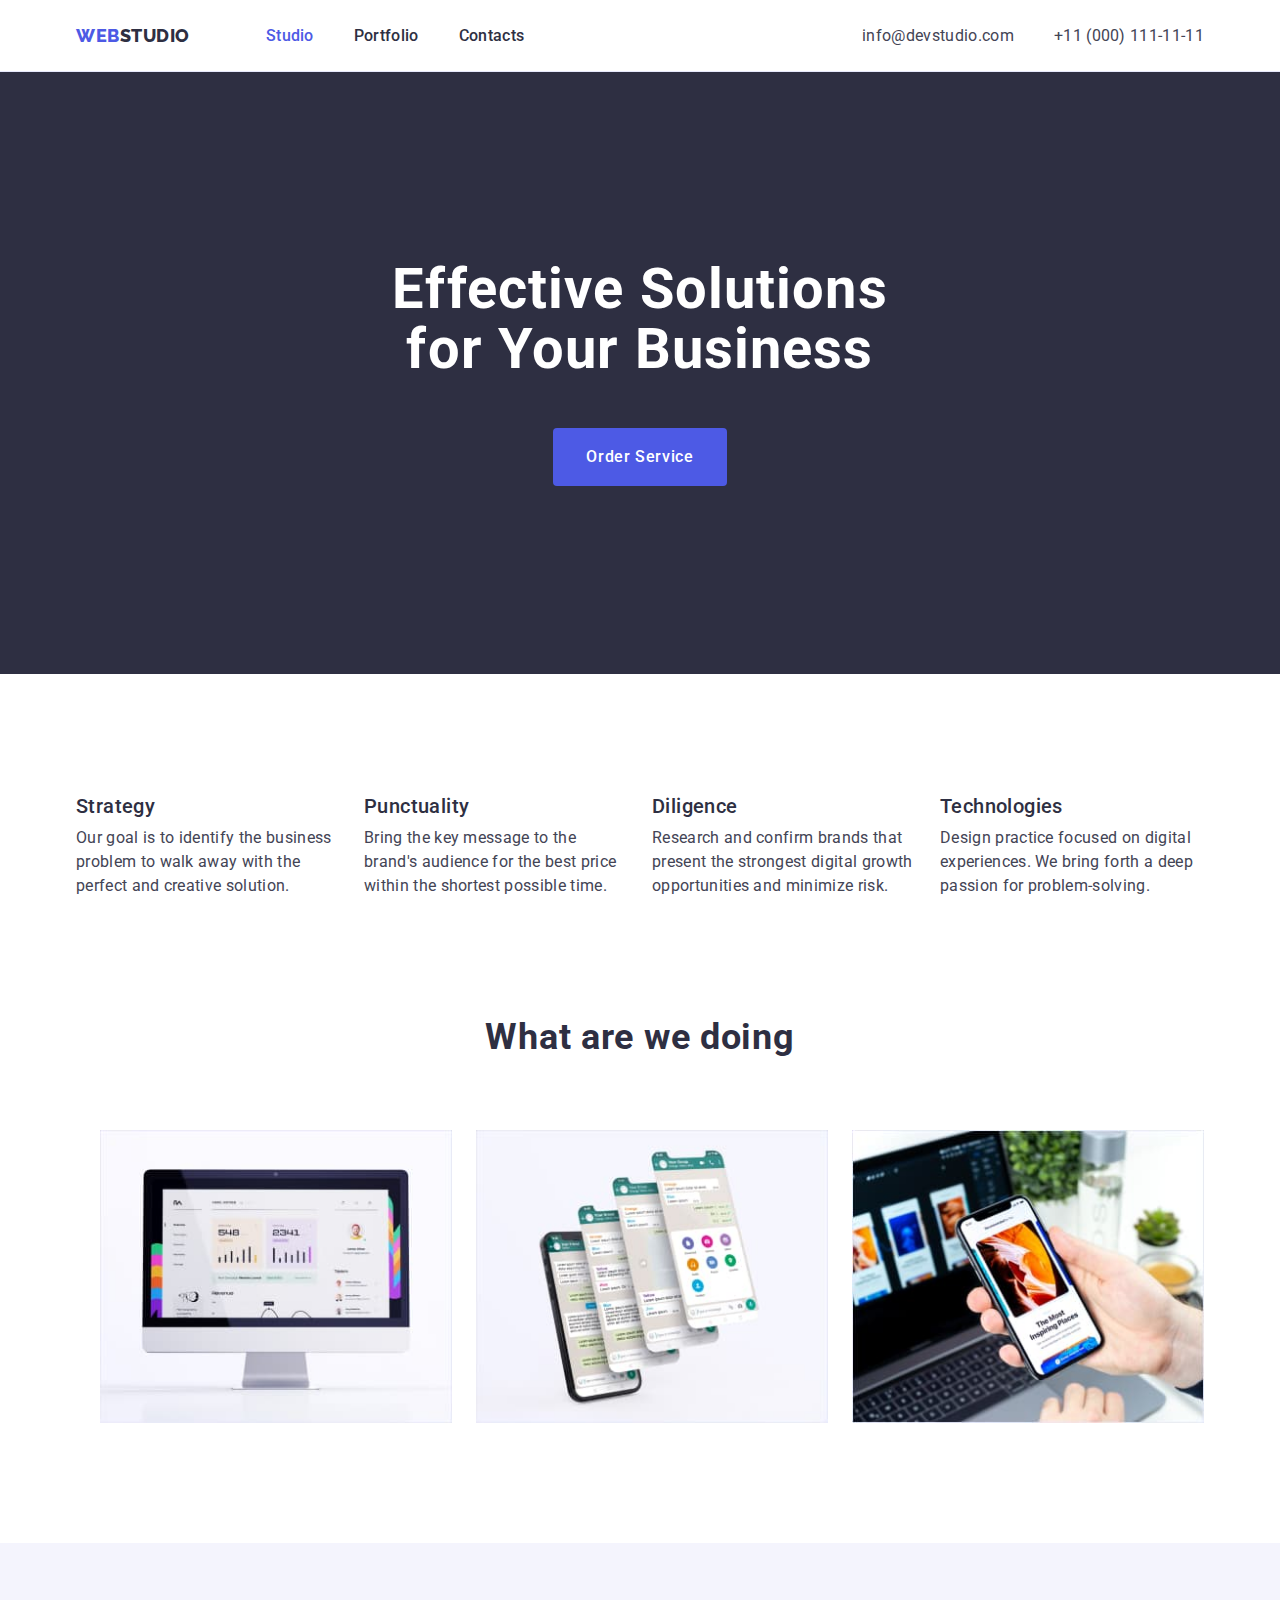
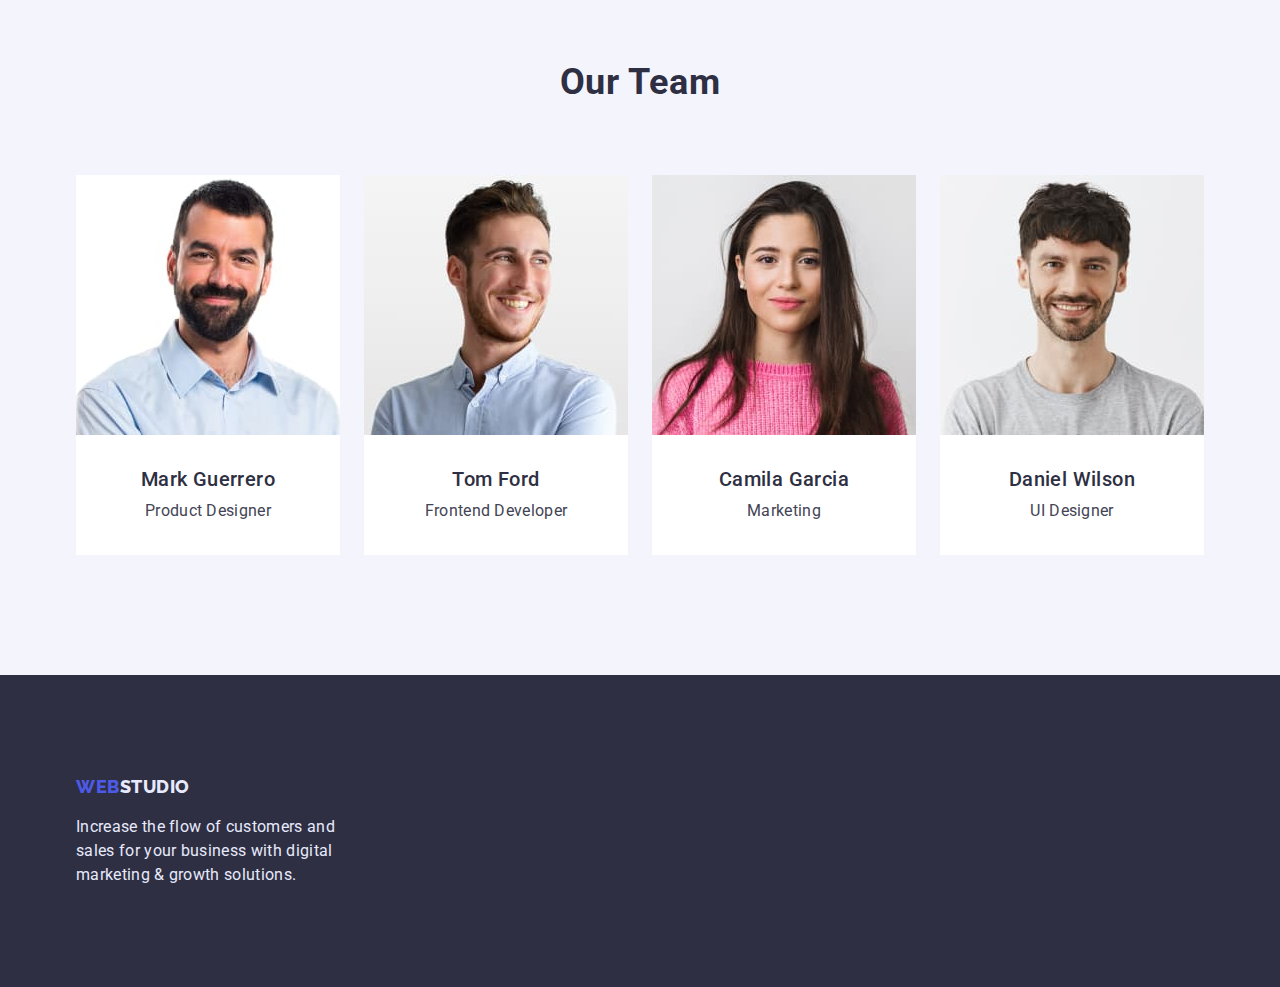
<file: index.html>
<!DOCTYPE html>
<html lang="en">
  <head>
    <meta charset="UTF-8" />
    <meta http-equiv="X-UA-Compatible" content="IE=edge" />
    <meta name="viewport" content="width=device-width, initial-scale=1.0" />
    <title>WEBSTUDIO</title>
    <link
      href="https://fonts.googleapis.com/css2?family=Raleway:wght@800&family=Roboto:wght@400;500;700;900&display=swap"
      rel="stylesheet"
    />
    <link
      rel="stylesheet"
      href="https://cdnjs.cloudflare.com/ajax/libs/modern-normalize/1.1.0/modern-normalize.min.css"
    />
    <link rel="stylesheet" href="./css/styles.css" />
  </head>
  <body>
    <header class="block-header">
      <div class="container headblock">
        <nav class="main-nav">
          <a href="./index.html" class="link logo">
            <span class="logo web">WEB</span>STUDIO
          </a>
          <ul class="site-nav list">
            <li class="item">
              <a href="./index.html" class="link nav-link current">Studio</a>
            </li>
            <li class="item">
              <a href="./portfolio.html" class="link nav-link">Portfolio</a>
            </li>
            <li class="item">
              <a href="" class="link nav-link">Contacts</a>
            </li>
          </ul>
        </nav>
        <address class="main-contacts">
          <ul class="contacts list">
            <li class="item">
              <a href="mailto:info@devstudio.com" class="link header-contacts"
                >info@devstudio.com</a
              >
            </li>
            <li class="item">
              <a href="tel:+110001111111" class="link header-contacts"
                >+11 (000) 111-11-11</a
              >
            </li>
          </ul>
        </address>
      </div>
    </header>
    <main>
      <section class="hero">
        <h1 class="hero-title">Effective Solutions for Your Business</h1>
        <button type="button" class="button primary">Order Service</button>
      </section>

      <section class="section strategy">
        <div class="container">
          <h2 class="section-title visually-hidden">
            Strategy and technologies
          </h2>
          <ul class="list item-strategy">
            <li class="list-strategy">
              <h3 class="list-item">Strategy</h3>
              <p class="title-text">
                Our goal is to identify the business problem to walk away with
                the perfect and creative solution.
              </p>
            </li>
            <li class="list-strategy">
              <h3 class="list-item">Punctuality</h3>
              <p class="title-text">
                Bring the key message to the brand's audience for the best price
                within the shortest possible time.
              </p>
            </li>
            <li class="list-strategy">
              <h3 class="list-item">Diligence</h3>
              <p class="title-text">
                Research and confirm brands that present the strongest digital
                growth opportunities and minimize risk.
              </p>
            </li>
            <li class="list-strategy">
              <h3 class="list-item">Technologies</h3>
              <p class="title-text">
                Design practice focused on digital experiences. We bring forth a
                deep passion for problem-solving.
              </p>
            </li>
          </ul>
        </div>
      </section>

      <section class="section features">
        <div class="container">
          <h2 class="section-title">What are we doing</h2>
          <ul class="list cards-features">
            <li class="item">
              <img
                src="./images/img-1.jpg"
                alt="Research and confirm brands that present the strongest digital growth opportunities and minimize risk."
                width="360"
              />
            </li>
            <li class="item">
              <img
                src="./images/img-2.jpg"
                alt="smartphone screensaver"
                width="360"
              />
            </li>
            <li class="item">
              <img
                src="./images/img-3.jpg"
                alt="on the smartphone screen the inscription the most inspiring places"
                width="360"
              />
            </li>
          </ul>
        </div>
      </section>

      <section class="section team-cards">
        <h2 class="section-title">Our Team</h2>
        <div class="container">
          <ul class="list set-cards">
            <li class="card-options">
              <img
                src="./images/img-4.jpg"
                alt="photo Mark Guerrero"
                width="264"
              />
              <div class="set-content">
                <h3 class="list-item">Mark Guerrero</h3>
                <p class="title-text cards">Product Designer</p>
              </div>
            </li>
            <li class="card-options">
              <img src="./images/img-5.jpg" alt="photo Tom Ford" width="264" />
              <div class="set-content">
                <h3 class="list-item">Tom Ford</h3>
                <p class="title-text cards">Frontend Developer</p>
              </div>
            </li>
            <li class="card-options">
              <img
                src="./images/img-6.jpg"
                alt="photo Camila Garcia"
                width="264"
              />
              <div class="set-content">
                <h3 class="list-item">Camila Garcia</h3>
                <p class="title-text cards">Marketing</p>
              </div>
            </li>
            <li class="card-options">
              <img
                src="./images/img-7.jpg"
                alt="photo Daniel Wilson"
                width="264"
              />
              <div class="set-content">
                <h3 class="list-item">Daniel Wilson</h3>
                <p class="title-text cards">UI Designer</p>
              </div>
            </li>
          </ul>
        </div>
      </section>
    </main>
    <footer class="footer-page">
      <div class="container">
        <div class="text-block">
          <a href="./index.html" class="link logo">
            <span class="logo web">WEB</span>STUDIO
          </a>
          <p class="title-text">
            Increase the flow of customers and sales for your business with
            digital marketing & growth solutions.
          </p>
        </div>
      </div>
    </footer>
  </body>
</html>
</file>
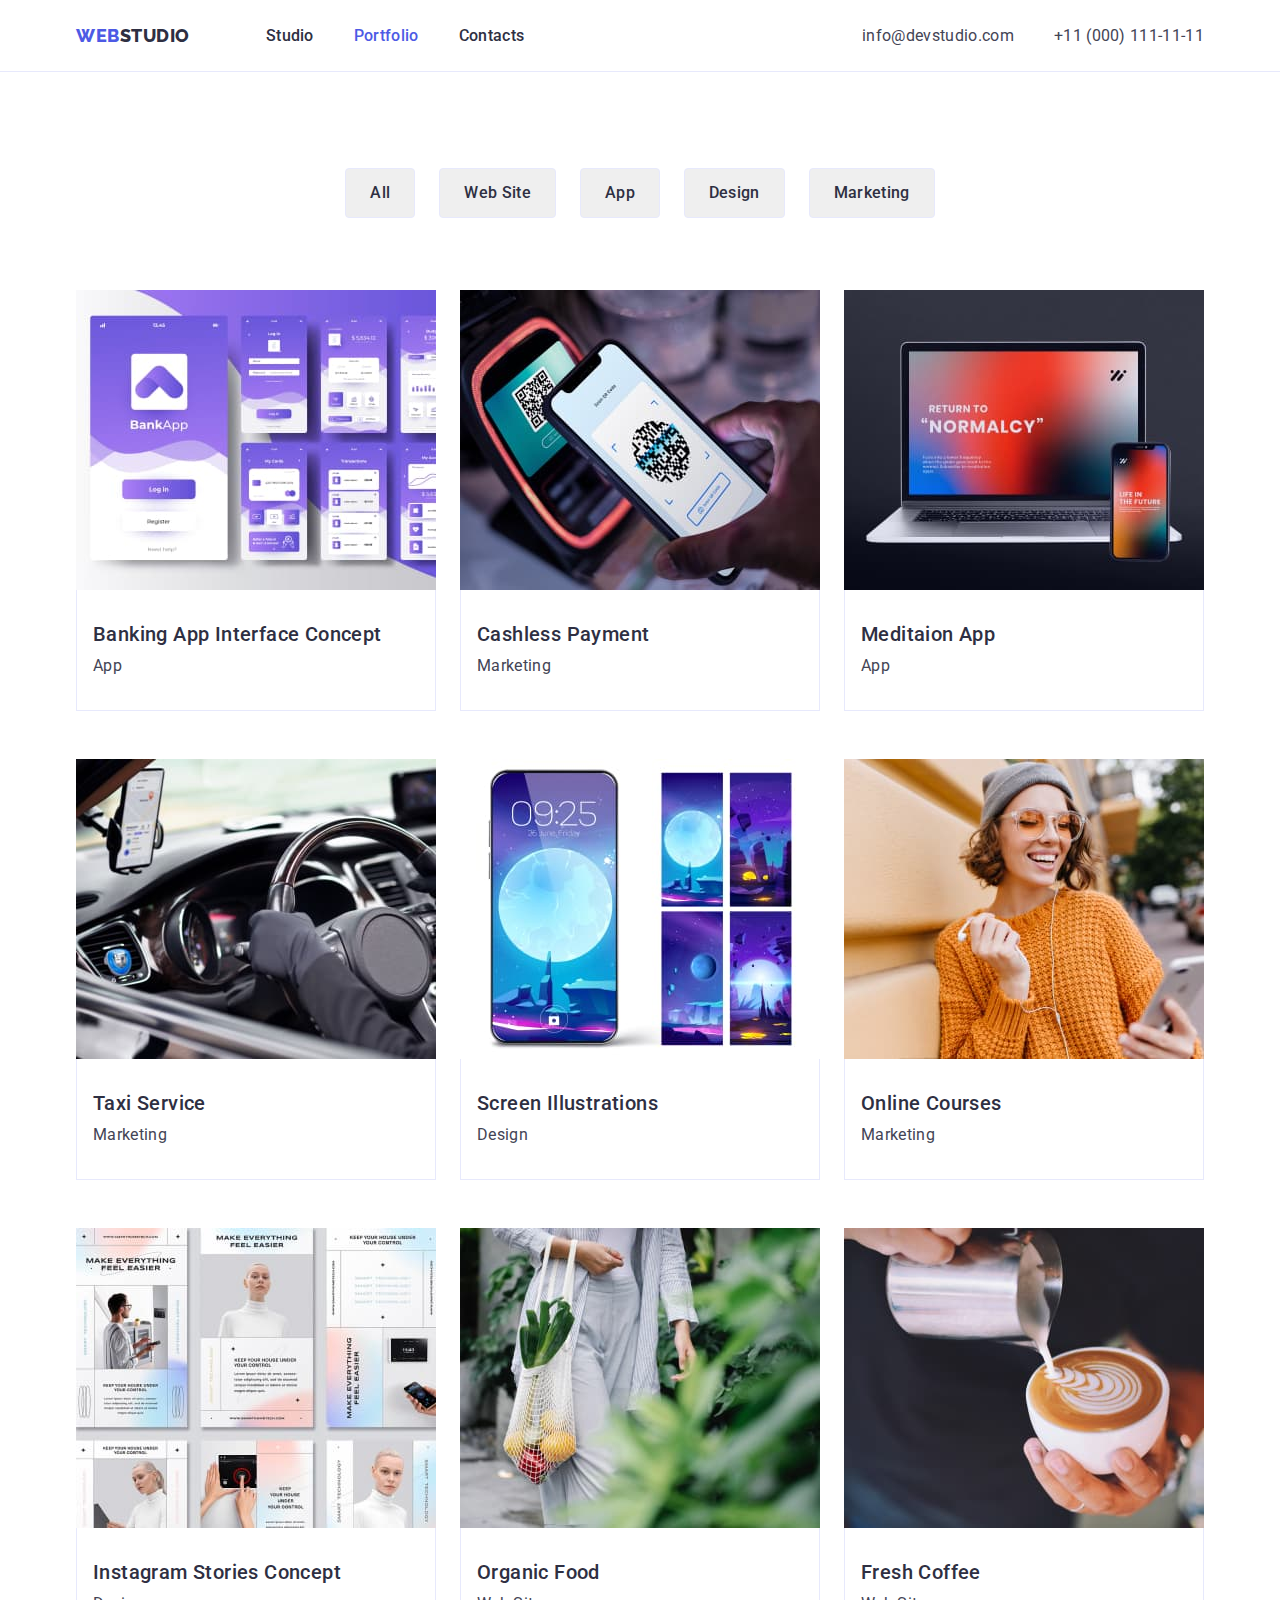
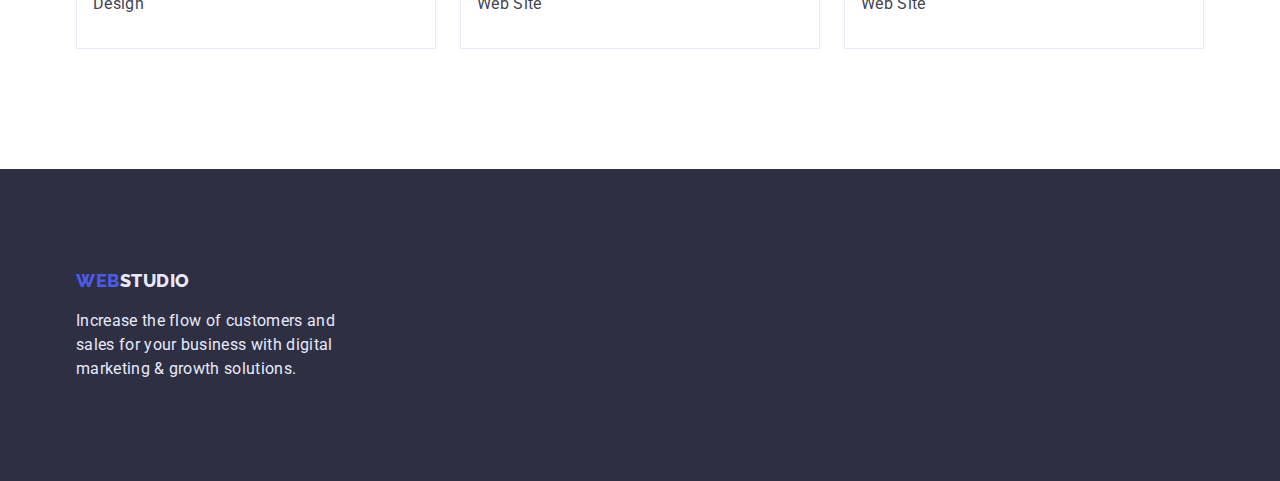
<file: portfolio.html>
<!DOCTYPE html>
<html lang="en">
  <head>
    <meta charset="UTF-8" />
    <meta http-equiv="X-UA-Compatible" content="IE=edge" />
    <meta name="viewport" content="width=device-width, initial-scale=1.0" />
    <title>Portfolio</title>
    <link
      href="https://fonts.googleapis.com/css2?family=Raleway:wght@800&family=Roboto:wght@400;500;700;900&display=swap"
      rel="stylesheet"
    />
    <link
      rel="stylesheet"
      href="https://cdnjs.cloudflare.com/ajax/libs/modern-normalize/1.1.0/modern-normalize.min.css"
    />
    <link rel="stylesheet" href="./css/styles.css" />
  </head>
  <body>
    <header class="block-header">
      <div class="container headblock">
        <nav class="main-nav">
          <a href="./index.html" class="link logo">
            <span class="logo web">WEB</span>STUDIO
          </a>
          <ul class="site-nav list">
            <li class="item">
              <a href="./index.html" class="link nav-link">Studio</a>
            </li>
            <li class="item">
              <a href="./portfolio.html" class="link nav-link current"
                >Portfolio</a
              >
            </li>
            <li class="item">
              <a href="" class="link nav-link">Contacts</a>
            </li>
          </ul>
        </nav>
        <address class="main-contacts">
          <ul class="contacts list">
            <li class="item">
              <a href="mailto:info@devstudio.com" class="link header-contacts"
                >info@devstudio.com</a
              >
            </li>
            <li class="item">
              <a href="tel:+110001111111" class="link header-contacts"
                >+11 (000) 111-11-11</a
              >
            </li>
          </ul>
        </address>
      </div>
    </header>
    <main>
      <section class="section portfolio">
        <div class="container portfol">
          <ul class="list section-filter">
            <li class="item">
              <button type="button" class="button-filter">All</button>
            </li>
            <li class="item">
              <button type="button" class="button-filter">Web Site</button>
            </li>
            <li class="item">
              <button type="button" class="button-filter">App</button>
            </li>
            <li class="item">
              <button type="button" class="button-filter">Design</button>
            </li>
            <li class="item">
              <button type="button" class="button-filter">Marketing</button>
            </li>
          </ul>
          <h1 class="hero-title visually-hidden">Our portfolio</h1>
          <ul class="list card-set">
            <li class="item-card">
              <article class="card">
                <a href="" class="link">
                  <div class="card-thumb">
                    <img
                      src="./images/potfolio/banking-app.jpg"
                      alt="Banking App Interface Concept"
                      width="360"
                    />
                  </div>
                  <div class="card-content">
                    <h2 class="list-item">Banking App Interface Concept</h2>
                    <p class="title-text">App</p>
                  </div>
                </a>
              </article>
            </li>
            <li class="item-card">
              <article class="card">
                <a href="" class="link">
                  <div class="card-thumb">
                    <img
                      src="./images/potfolio/cashless-payment.jpg"
                      alt="Phone near the terminal, cashless payment"
                      width="360"
                    />
                  </div>
                  <div class="card-content">
                    <h2 class="list-item">Cashless Payment</h2>
                    <p class="title-text">Marketing</p>
                  </div>
                </a>
              </article>
            </li>
            <li class="item-card">
              <article class="card">
                <a href="" class="link">
                  <div class="card-thumb">
                    <img
                      src="./images/potfolio/meditaion-app.jpg"
                      alt="Application for meditation on the screen of the phone and laptop"
                      width="360"
                    />
                  </div>
                  <div class="card-content">
                    <h2 class="list-item">Meditaion App</h2>
                    <p class="title-text">App</p>
                  </div>
                </a>
              </article>
            </li>
            <li class="item-card">
              <article class="card">
                <a href="" class="link">
                  <div class="card-thumb">
                    <img
                      src="./images/potfolio/taxi-service.jpg"
                      alt="Taxi service on the phone screen in the car"
                      width="360"
                    />
                  </div>
                  <div class="card-content">
                    <h2 class="list-item">Taxi Service</h2>
                    <p class="title-text">Marketing</p>
                  </div>
                </a>
              </article>
            </li>
            <li class="item-card">
              <article class="card">
                <a href="" class="link">
                  <div class="card-thumb">
                    <img
                      src="./images/potfolio/screen-illustrations.jpg"
                      alt="Screen illustrations big moon on a lilac background"
                      width="360"
                    />
                  </div>
                  <div class="card-content">
                    <h2 class="list-item">Screen Illustrations</h2>
                    <p class="title-text">Design</p>
                  </div>
                </a>
              </article>
            </li>
            <li class="item-card">
              <article class="card">
                <a href="" class="link">
                  <div class="card-thumb">
                    <img
                      src="./images/potfolio/online-courses.jpg"
                      alt="Girl listens to online courses in headphones and smiles"
                      width="360"
                    />
                  </div>
                  <div class="card-content">
                    <h2 class="list-item">Online Courses</h2>
                    <p class="title-text">Marketing</p>
                  </div>
                </a>
              </article>
            </li>
            <li class="item-card">
              <article class="card">
                <a href="" class="link">
                  <div class="card-thumb">
                    <img
                      src="./images/potfolio/instagram-stories-concept.jpg"
                      alt="Screenshot Instagram stories concept"
                      width="360"
                    />
                  </div>
                  <div class="card-content">
                    <h2 class="list-item">Instagram Stories Concept</h2>
                    <p class="title-text">Design</p>
                  </div>
                </a>
              </article>
            </li>
            <li class="item-card">
              <article class="card">
                <a href="" class="link">
                  <div class="card-thumb">
                    <img
                      src="./images/potfolio/organic-food.jpg"
                      alt="The girl has a bag with organic food on her hand"
                      width="360"
                    />
                  </div>
                  <div class="card-content">
                    <h2 class="list-item">Organic Food</h2>
                    <p class="title-text">Web Site</p>
                  </div>
                </a>
              </article>
            </li>
            <li class="item-card">
              <article class="card">
                <a href="" class="link">
                  <div class="card-thumb">
                    <img
                      src="./images/potfolio/fresh-coffee.jpg"
                      alt="Fresh coffee in a cup with cream in the shape of a leaf"
                      width="360"
                    />
                  </div>
                  <div class="card-content">
                    <h2 class="list-item">Fresh Coffee</h2>
                    <p class="title-text">Web Site</p>
                  </div>
                </a>
              </article>
            </li>
          </ul>
        </div>
      </section>
    </main>
    <footer class="footer-page">
      <div class="container">
        <div class="text-block">
          <a href="./index.html" class="link logo">
            <span class="logo web">WEB</span>STUDIO
          </a>
          <p class="title-text">
            Increase the flow of customers and sales for your business with
            digital marketing & growth solutions.
          </p>
        </div>
      </div>
    </footer>
  </body>
</html>
</file>
<file: css/styles.css>
:root {
    --primary-text-color: #2E2F42;
    --title-text-color: #434455;
    --primary-color: #4D5AE5;
    --primary-color-dark: #404BBF;
    --secondary-color: #E7E9FC;
    --bg-color: #F4F4FD;
    --bg-body: #ffffff;

    --indent: 24px;

}

   
body {
    background: var(--bg-body);
    color: var(--primary-text-color);
    font-family: Roboto, sans-serif;
}

h1, h2, h3, h4, h5, h6, p, ul {
        margin-top: 0;
        margin-bottom: 0;
}

img {
        display: block;
        max-width: 100%;
}

.link {
    text-decoration: none;
}

.list {
    list-style: none;
    padding: 0;
    margin: 0;
}

/* Container */

.container {
    width: 1158px;
    padding-left: 15px;
    padding-right: 15px;
    align-items: center;
    margin-left: auto;
    margin-right: auto;
}

/* Header */

.block-header {
    max-height: 72px;
    border-bottom: 1px solid var(--secondary-color);
}


/* logo */

.logo {
    font-family: Raleway, sans-serif;
    font-weight: 800;
    font-size: 18px;
    color: var(--primary-text-color);
    line-height: 1.33;
    letter-spacing: 0.03em;
}

.logo.web {
    color: var(--primary-color);
}

/* Site nav */
.headblock {
    display: flex;
}

.main-nav {
    display: flex;
    align-items: center;
}

 .site-nav {
    display: flex;
    margin-left: 76px;
 }

  .site-nav .item:not(:last-child) {
    margin-right: 40px;
  }

.nav-link {
    display: block;
    padding-top: var(--indent);
    padding-bottom: var(--indent);

    font-weight: 500;
    font-size: 16px;
    color: var(--primary-text-color);
    line-height: 1.5;
    letter-spacing: 0.02em;

}

.nav-link:hover,
.nav-link:focus {
    color: var(--primary-color-dark);
}

.link.current {
    color: var(--primary-color);
}

/* Contacts in header */

.main-contacts {
    margin-left: auto;
}

.contacts {
    display: flex;
    padding: 0;
    margin: 0;
}

.contacts .item + .item {
    margin-left: 40px;
}

.header-contacts {
    display: block;
    padding-top: var(--indent);
    padding-bottom: var(--indent);

    font-weight: 400;
    font-size: 16px;
    font-style: normal;
    color: var(--title-text-color);
    line-height: 1.5;
    letter-spacing: 0.02em;
}

.header-contacts:hover,
.header-contacts:focus {
    color: var(--primary-color);
}

/* Hero */

.hero {
    padding-top: 188px;
    padding-bottom: 188px;
    
    background-color: var(--primary-text-color);
    text-align: center;
}

.hero-title {
    max-width: 500px;
    margin-bottom: 48px;
    margin-right: auto;
    margin-left: auto;

    color: var(--bg-body);
    font-weight: 700;
    font-size: 56px;
    line-height: 1.07;
    letter-spacing: 0.02em;
}

/* Button */

.button {
    padding: 16px 32px;
    text-align: center;
    border-radius: 4px;
    border: 1px solid transparent;
    cursor: pointer;
       
    font-family: Roboto, sans-serif;
    font-weight: 500;
    font-size: 16px;
    line-height: 1.5;
    letter-spacing: 0.04em;
    color: var(--bg-body);

}

.button.primary {
    background-color: var(--primary-color);
}

.button.primary:focus,
.button.primary:hover {
        color: var(--bg-body);
        background-color: var(--primary-color-dark);
}

/* section */ 

.item-strategy {
    display: flex;
    padding: 0;
    margin: 0;
    margin-left: -24px;
}

.section.strategy,
.section.team-cards {
    padding-top: 120px;
    padding-bottom: 120px;
}

.list-strategy {
    flex-basis: calc(100% / 4 - var(--indent));
    margin-left: var(--indent);
}

.section-title {
    display: block;
    text-align: center;
    margin-bottom: 72px;
    font-weight: 700;
    font-size: 36px;
    line-height: 1.11;
    letter-spacing: 0.02em;
}

.features .list {
    display: flex;
    align-items: center;
}

.cards-features {
    display: flex;
    padding: 0;
    margin: 0;
    margin-left: -var(--indent);
}

.cards-features > .item {
    flex-basis: calc(100% / 3 - var(--indent));
    margin-left: var(--indent);
}

.features {
    padding-top: 0;
    padding-bottom: 120px;
}

.list-item {
    margin-bottom: 8px;
    font-weight: 500;
    font-size: 20px;
    color: var(--primary-text-color);
    line-height: 1.2;
    letter-spacing: 0.02em;
}

/* p for text */
.title-text {
    color: var(--title-text-color);
    font-size: 16px;
    line-height: 1.5;
    letter-spacing: 0.02em;
}

/* Team cards */

.set-cards {
    display: flex;
    padding: 0;
    margin: 0;
    margin-left: calc( -1 * var(--indent));
}

.team-cards {
    background-color: var(--bg-color);
}

.card-options {
    background-color: var(--bg-body);
    flex-basis: calc(100% / 4 - var(--indent));
    margin-left: var(--indent);
}

/* Portfolio */

.section.portfolio {
    padding-top: 96px;
    padding-bottom: 120px;
}

/* Filter */

.section-filter {
    display: flex;
    justify-content: center;
    margin-bottom: 72px;
}

.section-filter .item {
    justify-content: center;
}

.section-filter .item:not(:last-child) {
     margin-right: var(--indent);
 }

 .button-filter {
    padding: 12px var(--indent);
    border: 1px solid var(--secondary-color);
    border-radius: 4px;

    font-weight: 500;
    font-size: 16px;
    color: var(--primary-text-color);
    line-height: 1.5;
    letter-spacing: 0.02em;
    cursor: pointer;
 }

 .button-filter:focus,
 .button-filter:hover {
     color: var(--bg-body);
     background-color: var(--primary-color-dark);
     border-color: transparent;
 }

  .card-content {
      padding: 32px 16px;
      border: 1px solid var(--secondary-color);
      border-top: none;
  }

 /* Card-set */

.set-content {
    padding: 32px 16px;
    border-radius: 0px 0px 4px 4px;
    text-align: center;
}

.item-card {
    flex-basis: calc((100% - 2 * var(--indent))/ 3);
}

 .card-set {
    display: flex;
    flex-wrap: wrap;
    padding: 0;
    margin: 0;
    column-gap: 24px;
    row-gap: 48px;
}

/* Footer */

.footer-page {
    background-color: var(--primary-text-color);
    color: var(--secondary-color);
    padding-top: 100px;
    padding-bottom: 100px;
}

.footer-page .link,
.footer-page .title-text {
    color: var(--secondary-color);
}

.text-block {
    max-width: 264px;
}

.text-block .title-text {
    margin-top: 16px;
}

/* other */
.visually-hidden {
    position: absolute;
    white-space: nowrap;
    width: 1px;
    height: 1px;
    overflow: hidden;
    border: 0;
    padding: 0;
    clip: rect(0 0 0 0);
    clip-path: inset(50%);
    margin: -1px;
}
</file>
